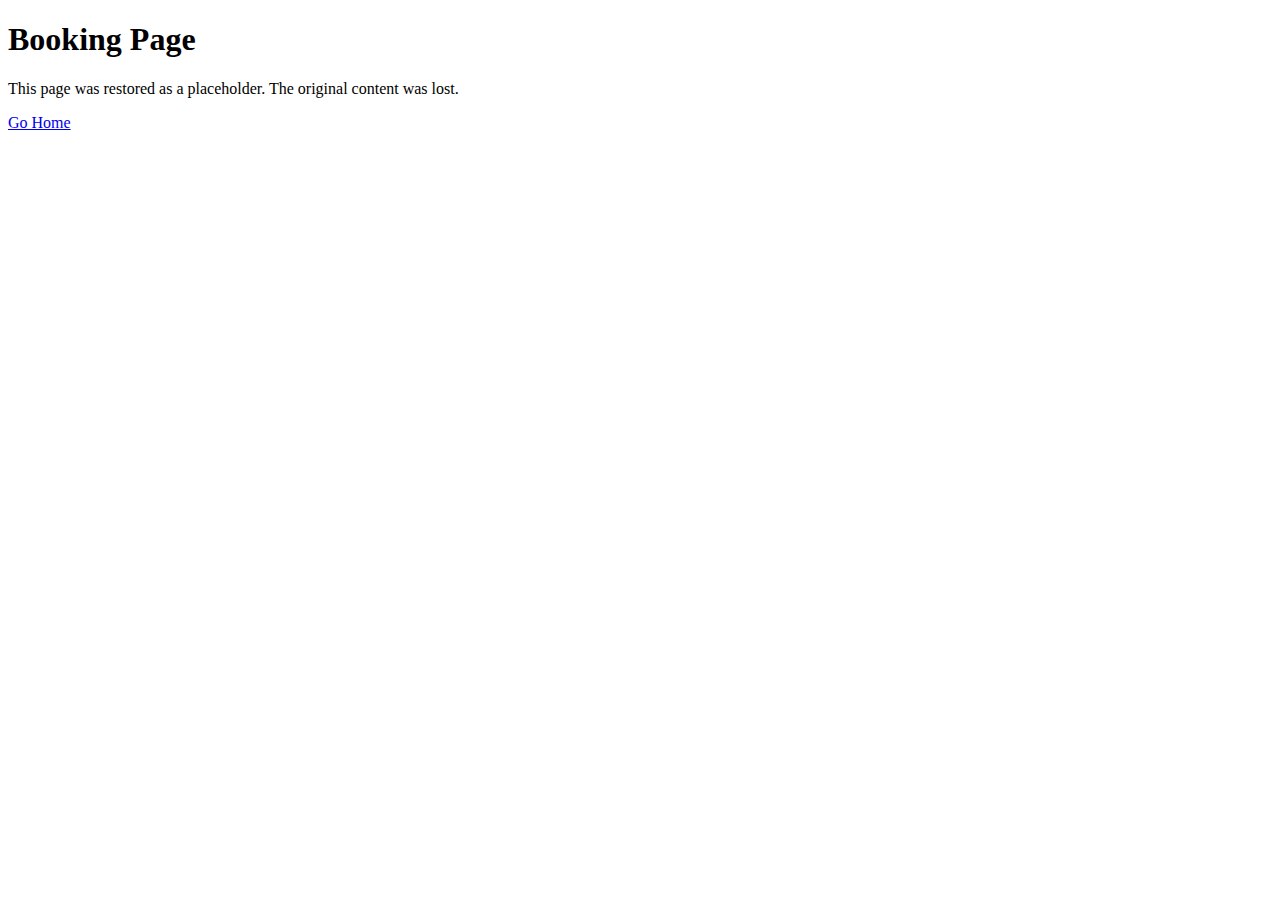
<file: booking.html>
<!DOCTYPE html>
<html lang="en">

<head>
    <meta charset="UTF-8">
    <title>Booking | CareConnect</title>
</head>

<body>
    <h1>Booking Page</h1>
    <p>This page was restored as a placeholder. The original content was lost.</p>
    <a href="index.html">Go Home</a>
</body>

</html>
</file>
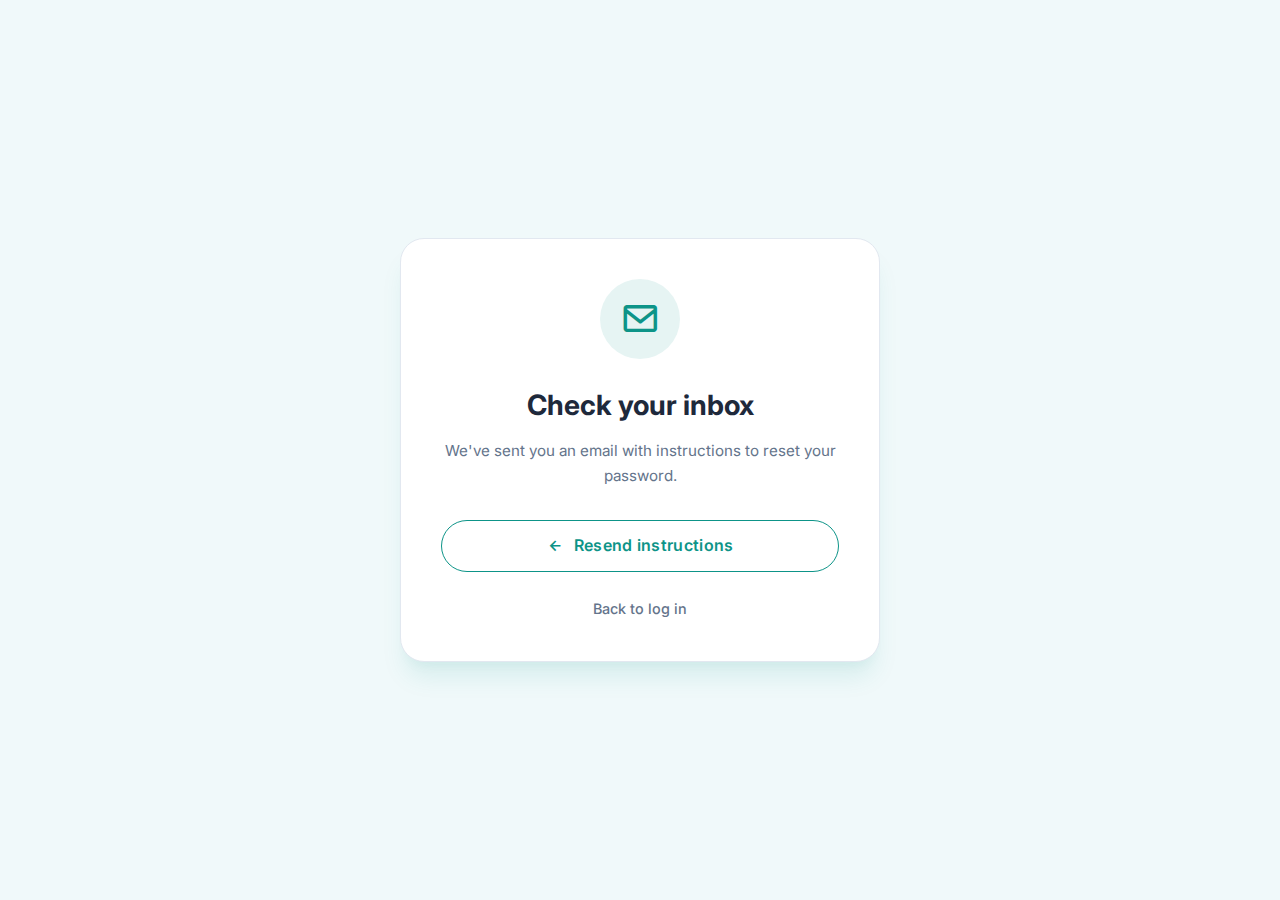
<file: check-inbox.html>
<!DOCTYPE html>
<html lang="en" data-theme="light">

<head>
    <meta charset="UTF-8">
    <meta name="viewport" content="width=device-width, initial-scale=1.0">
    <title>Check Inbox | CareConnect Sri Lanka</title>
    <link rel="stylesheet" href="css/style.css">
    <link rel="icon" type="image/png" href="images/logo.png">
    <link href='https://unpkg.com/boxicons@2.1.4/css/boxicons.min.css' rel='stylesheet'>
</head>

<body>
    <div class="auth-container">
        <div class="auth-card">
            <div class="auth-icon">
                <i class='bx bx-envelope'></i>
            </div>

            <h1 style="margin-bottom: 12px; font-size: 1.75rem;">Check your inbox</h1>
            <p style="color: var(--text-secondary); margin-bottom: 32px; font-size: 0.95rem;">
                We've sent you an email with instructions to reset your password.
            </p>

            <a href="verify-email.html" class="btn btn-outline"
                style="width: 100%; margin-bottom: 24px; justify-content: center;">
                <i class='bx bx-left-arrow-alt' style="font-size: 1.2rem; margin-right: 8px;"></i>
                Resend instructions
            </a>

            <a href="login.html" style="font-size: 0.9rem; color: var(--text-secondary); font-weight: 500;">
                Back to log in
            </a>
        </div>
    </div>
</body>

</html>
</file>
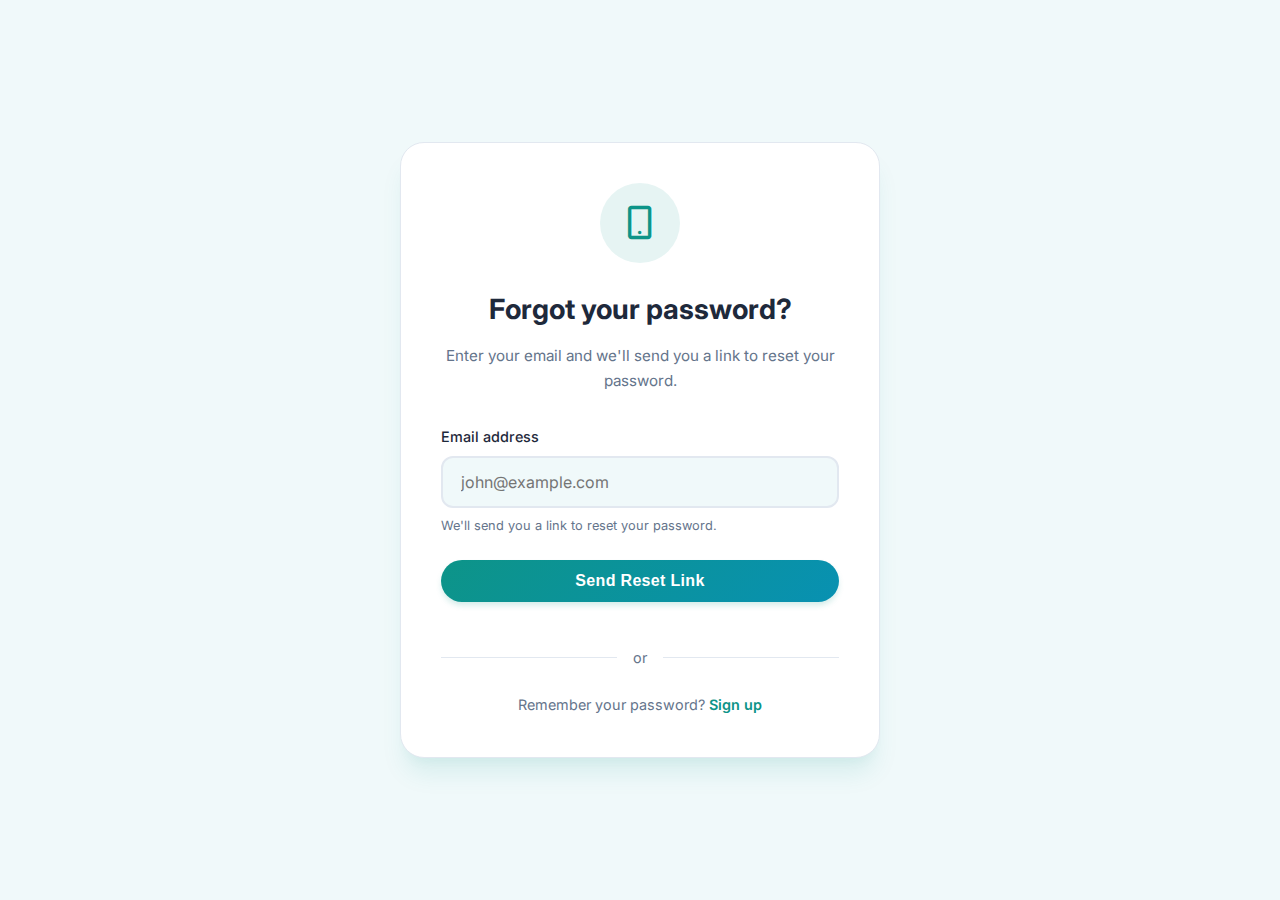
<file: forgot-password.html>
<!DOCTYPE html>
<html lang="en" data-theme="light">

<head>
    <meta charset="UTF-8">
    <meta name="viewport" content="width=device-width, initial-scale=1.0">
    <title>Forgot Password | CareConnect Sri Lanka</title>
    <link rel="stylesheet" href="css/style.css">
    <link rel="icon" type="image/png" href="images/logo.png">
    <link href='https://unpkg.com/boxicons@2.1.4/css/boxicons.min.css' rel='stylesheet'>
</head>

<body>
    <div class="auth-container">
        <div class="auth-card">
            <div class="auth-icon">
                <i class='bx bx-mobile-alt'></i>
            </div>

            <h1 style="margin-bottom: 12px; font-size: 1.75rem;">Forgot your password?</h1>
            <p style="color: var(--text-secondary); margin-bottom: 32px; font-size: 0.95rem;">
                Enter your email and we'll send you a link to reset your password.
            </p>

            <form action="check-inbox.html">
                <div style="text-align: left; margin-bottom: 24px;">
                    <label style="display: block; margin-bottom: 8px; font-weight: 500; font-size: 0.9rem;">Email
                        address</label>
                    <input type="email" class="input-field" placeholder="john@example.com" required>
                    <p style="font-size: 0.8rem; color: var(--text-secondary); margin-top: 8px;">
                        We'll send you a link to reset your password.
                    </p>
                </div>

                <button type="submit" class="btn btn-primary" style="width: 100%; margin-bottom: 20px;">Send Reset
                    Link</button>
            </form>

            <div class="divider-or">or</div>

            <p style="font-size: 0.9rem; color: var(--text-secondary);">
                Remember your password? <a href="login.html" style="color: var(--primary-color); font-weight: 600;">Sign
                    up</a>
            </p>
        </div>
    </div>
</body>

</html>
</file>
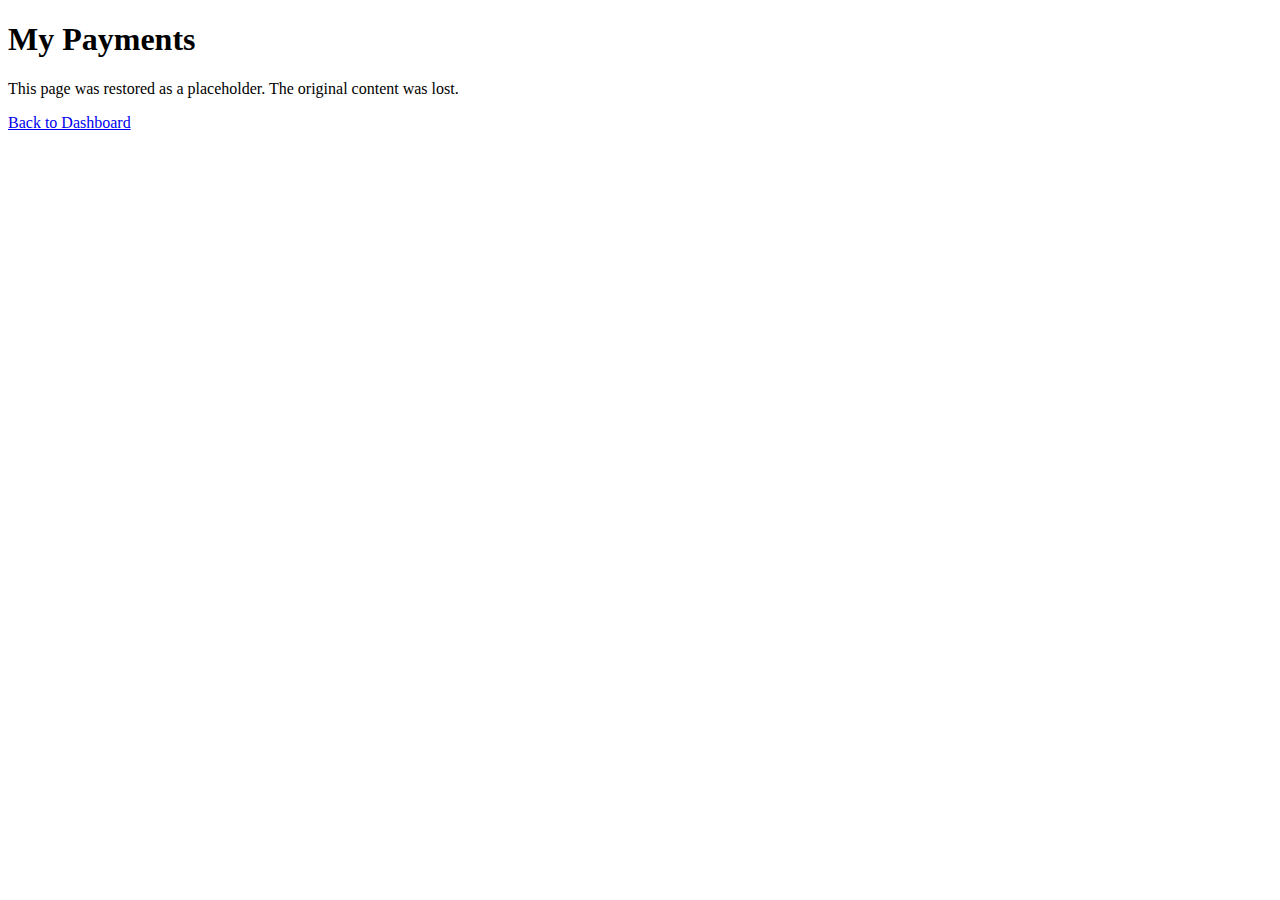
<file: manage-payments.html>
<!DOCTYPE html>
<html lang="en">

<head>
    <meta charset="UTF-8">
    <title>Payments | CareConnect</title>
</head>

<body>
    <h1>My Payments</h1>
    <p>This page was restored as a placeholder. The original content was lost.</p>
    <a href="dashboard.html">Back to Dashboard</a>
</body>

</html>
</file>
<file: css/style.css>
/* 
  CareConnect Sri Lanka - Global Styles 
  Font: Inter (Google Fonts)
*/
@import url('https://fonts.googleapis.com/css2?family=Inter:wght@300;400;500;600;700&display=swap');

:root {
  /* Vibrant Medical Palette */
  --primary-color: #0d9488;
  /* Teal 600 */
  --primary-gradient: linear-gradient(135deg, #0d9488 0%, #0891b2 100%);
  --primary-hover: #0f766e;
  --secondary-color: #3b82f6;
  /* Blue 500 */
  --accent-color: #f43f5e;
  /* Rose 500 for emergency */

  --bg-color: #f0f9fa;
  /* Very subtle cyan tint */
  --surface-color: #ffffff;
  --surface-transparent: rgba(255, 255, 255, 0.85);

  --text-main: #1e293b;
  /* Slate 800 */
  --text-secondary: #64748b;
  /* Slate 500 */

  --border-color: #e2e8f0;

  --shadow-sm: 0 2px 4px rgba(13, 148, 136, 0.05);
  --shadow-md: 0 8px 16px -4px rgba(13, 148, 136, 0.1);
  --shadow-lg: 0 20px 25px -5px rgba(13, 148, 136, 0.1), 0 10px 10px -5px rgba(13, 148, 136, 0.04);
  --shadow-glow: 0 0 15px rgba(13, 148, 136, 0.3);

  --radius: 20px;
  --transition: all 0.3s cubic-bezier(0.4, 0, 0.2, 1);
}

[data-theme="dark"] {
  --primary-color: #14b8a6;
  /* Teal 500 */
  --primary-gradient: linear-gradient(135deg, #14b8a6 0%, #06b6d4 100%);
  --primary-hover: #2dd4bf;

  --bg-color: #0f172a;
  /* Slate 900 */
  --surface-color: #1e293b;
  /* Slate 800 */
  --surface-transparent: rgba(30, 41, 59, 0.85);

  --text-main: #f1f5f9;
  /* Slate 100 */
  --text-secondary: #94a3b8;
  /* Slate 400 */

  --border-color: #334155;

  --shadow-sm: 0 2px 4px rgba(0, 0, 0, 0.3);
  --shadow-md: 0 8px 16px -4px rgba(0, 0, 0, 0.4);
  --shadow-lg: 0 20px 25px -5px rgba(0, 0, 0, 0.5);
  --shadow-glow: 0 0 15px rgba(20, 184, 166, 0.3);
}

* {
  box-sizing: border-box;
  margin: 0;
  padding: 0;
}

body {
  font-family: 'Inter', sans-serif;
  background-color: var(--bg-color);
  color: var(--text-main);
  line-height: 1.6;
  transition: background-color 0.3s, color 0.3s;
  overflow-x: hidden;
}

a {
  text-decoration: none;
  color: inherit;
}

/* --- Animations --- */
@keyframes fadeIn {
  from {
    opacity: 0;
    transform: translateY(10px);
  }

  to {
    opacity: 1;
    transform: translateY(0);
  }
}

@keyframes slideInRight {
  from {
    opacity: 0;
    transform: translateX(-20px);
  }

  to {
    opacity: 1;
    transform: translateX(0);
  }
}

@keyframes pulse-glow {
  0% {
    box-shadow: 0 0 0 0 rgba(244, 63, 94, 0.4);
  }

  70% {
    box-shadow: 0 0 0 10px rgba(244, 63, 94, 0);
  }

  100% {
    box-shadow: 0 0 0 0 rgba(244, 63, 94, 0);
  }
}

/* Apply Animations */
.hero h1,
.hero p,
.hero-buttons,
.card,
.hospital-card,
.service-tag {
  animation: fadeIn 0.8s ease-out forwards;
}

/* Stagger animations */
.card:nth-child(1) {
  animation-delay: 0.1s;
}

.card:nth-child(2) {
  animation-delay: 0.2s;
}

.card:nth-child(3) {
  animation-delay: 0.3s;
}

.card:nth-child(4) {
  animation-delay: 0.4s;
}

/* --- Layout --- */
.container {
  max-width: 1280px;
  margin: 0 auto;
  padding: 0 24px;
}

.section {
  padding: 100px 0;
}

/* --- Components --- */
.btn {
  display: inline-flex;
  align-items: center;
  justify-content: center;
  padding: 12px 28px;
  border-radius: 50px;
  font-weight: 600;
  cursor: pointer;
  transition: var(--transition);
  border: none;
  font-size: 1rem;
  letter-spacing: 0.02em;
}

.btn-primary {
  background: var(--primary-gradient);
  color: white;
  box-shadow: 0 4px 6px -1px rgba(13, 148, 136, 0.2);
}

.btn-primary:hover {
  transform: translateY(-2px);
  box-shadow: 0 10px 15px -3px rgba(13, 148, 136, 0.3);
}

.btn-outline {
  background-color: transparent;
  border: 1px solid var(--primary-color);
  color: var(--primary-color);
  box-shadow: none;
}

.btn-outline:hover {
  background-color: rgba(13, 148, 136, 0.05);
  color: var(--primary-hover);
  border-color: var(--primary-hover);
}

.card {
  background-color: var(--surface-color);
  border-radius: var(--radius);
  padding: 32px;
  box-shadow: var(--shadow-sm);
  border: 1px solid var(--border-color);
  transition: var(--transition);
}

.card:hover {
  box-shadow: var(--shadow-lg);
  transform: translateY(-8px);
  border-color: var(--primary-color);
}

.input-field {
  width: 100%;
  padding: 14px 18px;
  border-radius: 12px;
  border: 2px solid var(--border-color);
  background-color: var(--bg-color);
  color: var(--text-main);
  font-family: inherit;
  font-size: 1rem;
  transition: var(--transition);
}

.input-field:focus {
  outline: none;
  border-color: var(--primary-color);
  background-color: var(--surface-color);
  box-shadow: 0 0 0 4px rgba(13, 148, 136, 0.1);
}

/* --- Navigation (Glassmorphism) --- */
.navbar {
  background-color: var(--surface-transparent);
  backdrop-filter: blur(12px);
  -webkit-backdrop-filter: blur(12px);
  border-bottom: 1px solid var(--border-color);
  position: sticky;
  top: 0;
  z-index: 1000;
  padding: 16px 0;
}

.nav-content {
  display: flex;
  justify-content: space-between;
  align-items: center;
}

.logo {
  display: flex;
  align-items: center;
  gap: 12px;
  font-weight: 800;
  font-size: 1.6rem;
  color: var(--primary-color);
  letter-spacing: -0.02em;
}

.logo img {
  height: 42px;
  width: auto;
}

.nav-links {
  display: flex;
  gap: 32px;
  align-items: center;
}

.nav-item {
  font-weight: 500;
  color: var(--text-secondary);
  transition: all 0.2s;
  position: relative;
}

.nav-item:hover {
  color: var(--primary-color);
}

.nav-item::after {
  content: '';
  position: absolute;
  width: 0;
  height: 2px;
  bottom: -4px;
  left: 0;
  background-color: var(--primary-color);
  transition: width 0.3s;
}

.nav-item:hover::after {
  width: 100%;
}

/* --- Theme Toggle (Modern Sliding Switch) --- */
.theme-toggle {
  background: var(--border-color);
  border: none;
  cursor: pointer;
  width: 64px;
  height: 32px;
  border-radius: 50px;
  position: relative;
  transition: var(--transition);
  display: flex;
  align-items: center;
  padding: 4px;
  box-shadow: inset 0 2px 4px rgba(0, 0, 0, 0.1);
  overflow: hidden;
}

.toggle-track {
  width: 100%;
  height: 100%;
  display: flex;
  align-items: center;
  justify-content: space-between;
  padding: 0 6px;
  color: white;
  font-size: 0.9rem;
}

.toggle-thumb {
  position: absolute;
  top: 4px;
  left: 4px;
  width: 24px;
  height: 24px;
  background-color: white;
  border-radius: 50%;
  box-shadow: 0 2px 4px rgba(0, 0, 0, 0.2);
  transition: transform 0.3s cubic-bezier(0.4, 0, 0.2, 1);
  z-index: 2;
}

.theme-toggle .sun-icon {
  opacity: 1;
  transition: var(--transition);
}

.theme-toggle .moon-icon {
  opacity: 0.3;
  transition: var(--transition);
}

/* Light Mode State (Track color) */
[data-theme="light"] .theme-toggle {
  background: linear-gradient(135deg, #f59e0b 0%, #d97706 100%);
  /* Warm Orange like the image */
}

/* Dark Mode State (Track color & Thumb position) */
[data-theme="dark"] .theme-toggle {
  background: #0f172a;
  /* Dark Slate to match web colors */
  box-shadow: inset 0 2px 4px rgba(0, 0, 0, 0.5);
}

[data-theme="dark"] .toggle-thumb {
  transform: translateX(32px);
}

[data-theme="dark"] .sun-icon {
  opacity: 0.3;
}

[data-theme="dark"] .moon-icon {
  opacity: 1;
}

.theme-toggle:hover {
  transform: scale(1.05);
}

.theme-toggle:active .toggle-thumb {
  width: 28px;
  border-radius: 12px;
}

/* --- Hero Section --- */
.hero {
  background: linear-gradient(rgba(15, 23, 42, 0.8), rgba(15, 23, 42, 0.7)),
    url('../images/hero_bg.jpg');
  background-size: cover;
  background-position: center;
  padding: 160px 0;
  text-align: center;
  color: white;
}

.hero h1 {
  font-size: 4.5rem;
  font-weight: 800;
  margin-bottom: 24px;
  color: white;
  letter-spacing: -0.02em;
  text-shadow: 0 4px 12px rgba(0, 0, 0, 0.3);
}

.hero p {
  font-size: 1.35rem;
  color: #e2e8f0;
  max-width: 700px;
  margin: 0 auto 48px;
  line-height: 1.7;
  font-weight: 500;
}

.hero-buttons {
  display: flex;
  gap: 20px;
  justify-content: center;
}

/* --- Badge --- */
.badge {
  display: inline-block;
  padding: 6px 14px;
  border-radius: 50px;
  font-size: 0.85rem;
  font-weight: 700;
  letter-spacing: 0.03em;
  text-transform: uppercase;
}

.badge-verified {
  background: linear-gradient(135deg, #0284c7 0%, #0369a1 100%);
  color: white;
  border: 1px solid #075985;
  padding: 4px 12px 4px 10px;
  display: inline-flex;
  align-items: center;
  gap: 4px;
}

.badge-verified::before {
  content: '✓';
  font-weight: 800;
  font-size: 0.9em;
}

.badge.price {
  background-color: #e0f2fe;
  color: #0369a1;
  border: 1px solid #bae6fd;
}

/* --- Footer --- */
.footer {
  background-color: var(--surface-color);
  border-top: 1px solid var(--border-color);
  padding: 80px 0 30px;
  margin-top: auto;
}

.footer-grid {
  display: grid;
  grid-template-columns: repeat(auto-fit, minmax(200px, 1fr));
  gap: 48px;
  margin-bottom: 60px;
}

.footer h4 {
  margin-bottom: 24px;
  color: var(--text-main);
  font-size: 1.1rem;
}

.footer a {
  display: block;
  color: var(--text-secondary);
  margin-bottom: 14px;
  transition: color 0.2s;
}

.footer a:hover {
  color: var(--primary-color);
  transform: translateX(4px);
}

/* --- Professional UI Components --- */
.glass-panel {
  background: var(--surface-transparent);
  backdrop-filter: blur(12px);
  -webkit-backdrop-filter: blur(12px);
  border: 1px solid var(--border-color);
  box-shadow: var(--shadow-md);
}

.location-pill {
  display: inline-flex;
  align-items: center;
  gap: 6px;
  padding: 4px 12px;
  background-color: rgba(13, 148, 136, 0.1);
  color: var(--primary-color);
  border-radius: 50px;
  font-size: 0.85rem;
  font-weight: 600;
  border: 1px solid rgba(13, 148, 136, 0.2);
}

.ward-badge {
  display: inline-flex;
  align-items: center;
  gap: 6px;
  padding: 2px 8px;
  background-color: var(--bg-color);
  color: var(--text-secondary);
  border-radius: 4px;
  font-size: 0.8rem;
  font-weight: 500;
  border: 1px solid var(--border-color);
}

.chat-bubble {
  max-width: 80%;
  padding: 14px 18px;
  border-radius: 20px;
  font-size: 0.95rem;
  line-height: 1.5;
  box-shadow: var(--shadow-sm);
  position: relative;
  animation: fadeIn 0.3s ease-out;
}

.chat-bubble.received {
  background-color: var(--surface-color);
  color: var(--text-main);
  border-bottom-left-radius: 4px;
  border: 1px solid var(--border-color);
}

.chat-bubble.sent {
  background: var(--primary-gradient);
  color: white;
  border-bottom-right-radius: 4px;
  margin-left: auto;
}

.typing-dots {
  display: flex;
  gap: 4px;
  padding: 8px 12px;
  background: var(--surface-color);
  border-radius: 20px;
  width: fit-content;
  border: 1px solid var(--border-color);
}

.typing-dots span {
  width: 6px;
  height: 6px;
  background-color: var(--text-secondary);
  border-radius: 50%;
  animation: bounce 1.4s infinite ease-in-out both;
}

.typing-dots span:nth-child(1) {
  animation-delay: -0.32s;
}

.typing-dots span:nth-child(2) {
  animation-delay: -0.16s;
}

@keyframes bounce {

  0%,
  80%,
  100% {
    transform: scale(0);
  }

  40% {
    transform: scale(1.0);
  }
}

/* --- Back Button --- */
.back-button {
  position: fixed;
  bottom: 30px;
  left: 30px;
  width: 56px;
  height: 56px;
  border-radius: 50%;
  background: var(--surface-transparent);
  backdrop-filter: blur(12px);
  -webkit-backdrop-filter: blur(12px);
  border: 1px solid var(--border-color);
  box-shadow: var(--shadow-md);
  cursor: pointer;
  display: flex;
  align-items: center;
  justify-content: center;
  z-index: 1100;
  transition: var(--transition);
  padding: 0;
}

.back-button img {
  width: 28px;
  height: 28px;
  object-fit: contain;
  transition: var(--transition);
}

.back-button:hover {
  transform: scale(1.1) translateY(-2px);
  box-shadow: var(--shadow-lg);
  border-color: var(--primary-color);
  background-color: var(--surface-color);
}

.back-button:active {
  transform: scale(0.95);
}

[data-theme="dark"] .back-button img {
  filter: invert(1);
}

@media (max-width: 768px) {
  .back-button {
    bottom: 20px;
    left: 20px;
    width: 48px;
    height: 48px;
  }

  .back-button img {
    width: 24px;
    height: 24px;
  }
}

/* --- Auth Pages (New) --- */
.auth-container {
  min-height: 100vh;
  display: flex;
  align-items: center;
  justify-content: center;
  padding: 20px;
  background-color: var(--bg-color);
}

.auth-card {
  max-width: 480px;
  width: 100%;
  background: var(--surface-color);
  padding: 40px;
  border-radius: 24px;
  box-shadow: var(--shadow-lg);
  border: 1px solid var(--border-color);
  text-align: center;
}

.auth-icon {
  width: 80px;
  height: 80px;
  background-color: rgba(13, 148, 136, 0.1);
  color: var(--primary-color);
  border-radius: 50%;
  display: flex;
  align-items: center;
  justify-content: center;
  font-size: 40px;
  margin: 0 auto 24px;
}

/* Forgot Password */
.divider-or {
  display: flex;
  align-items: center;
  margin: 24px 0;
  color: var(--text-secondary);
  font-size: 0.9rem;
}

.divider-or::before,
.divider-or::after {
  content: "";
  flex: 1;
  height: 1px;
  background-color: var(--border-color);
}

.divider-or::before {
  margin-right: 16px;
}

.divider-or::after {
  margin-left: 16px;
}

/* Verify Email */
.otp-container {
  display: flex;
  gap: 12px;
  justify-content: center;
  margin-bottom: 24px;
}

.otp-input {
  width: 50px;
  height: 50px;
  border-radius: 12px;
  border: 2px solid var(--border-color);
  background: var(--bg-color);
  text-align: center;
  font-size: 1.25rem;
  font-weight: 600;
  color: var(--text-main);
  transition: var(--transition);
}

.otp-input:focus {
  outline: none;
  border-color: var(--primary-color);
  background: var(--surface-color);
  transform: translateY(-2px);
}

/* Reset Password */
.password-requirements {
  background-color: var(--bg-color);
  border: 1px solid var(--border-color);
  border-radius: 12px;
  padding: 16px;
  text-align: left;
  margin-top: 8px;
  margin-bottom: 24px;
}

.requirement-item {
  display: flex;
  align-items: center;
  gap: 8px;
  font-size: 0.85rem;
  color: var(--text-secondary);
  margin-bottom: 4px;
}

.requirement-item:last-child {
  margin-bottom: 0;
}

.requirement-item i {
  color: var(--primary-color);
  font-size: 1.1rem;
}

/* --- Social Login --- */
.social-login {
  margin-top: 24px;
}

.btn-social {
  display: flex;
  align-items: center;
  justify-content: center;
  gap: 12px;
  width: 100%;
  padding: 12px 24px;
  border-radius: 50px;
  border: 1px solid var(--border-color);
  background-color: var(--surface-color);
  color: var(--text-main);
  font-weight: 600;
  font-size: 1rem;
  transition: var(--transition);
  cursor: pointer;
  text-decoration: none;
}

.btn-social:hover {
  background-color: var(--bg-color);
  border-color: var(--text-secondary);
  transform: translateY(-2px);
  box-shadow: var(--shadow-sm);
}

.btn-social img {
  width: 20px;
  height: 20px;
}

.divider-text {
  display: flex;
  align-items: center;
  color: var(--text-secondary);
  font-size: 0.9rem;
  margin: 24px 0;
}

.divider-text::before,
.divider-text::after {
  content: "";
  flex: 1;
  height: 1px;
  background-color: var(--border-color);
}

.divider-text::before {
  margin-right: 16px;
}

.divider-text::after {
  margin-left: 16px;
}

/* --- Final Caregiver Card UI Polish --- */
.caregiver-card {
  padding: 24px;
  background: white;
  border-radius: 16px;
  box-shadow: 0 4px 6px -1px rgba(0, 0, 0, 0.1);
  display: flex;
  flex-direction: column;
  transition: transform 0.2s, box-shadow 0.2s;
  border: 1px solid var(--border-color);
}

.caregiver-card:hover {
  transform: translateY(-4px);
  box-shadow: 0 10px 20px -5px rgba(0, 0, 0, 0.1);
}

/* Circular Avatar */
.caregiver-img-container {
  width: 120px;
  height: 120px;
  border-radius: 50%;
  overflow: hidden;
  margin: 0 auto 16px;
  background-color: #22d3ee;
  /* Fallback color */
  border: 4px solid #f0f9fa;
  /* Subtle ring */
}

.caregiver-img {
  width: 100%;
  height: 100%;
  object-fit: cover;
}

/* Header & Name */
.caregiver-header {
  display: flex;
  justify-content: space-between;
  align-items: flex-start;
  width: 100%;
  margin-bottom: 4px;
}

.caregiver-name {
  font-size: 1.15rem;
  font-weight: 700;
  color: var(--text-main);
  line-height: 1.3;
}

/* Badges */
.badge-blue {
  background-color: #0284c7;
  color: white;
  font-size: 0.65rem;
  padding: 4px 8px;
  border-radius: 4px;
  text-transform: uppercase;
  font-weight: 700;
  display: inline-flex;
  align-items: center;
  gap: 4px;
  white-space: nowrap;
}

.badge-new {
  background-color: #f1f5f9;
  color: var(--text-secondary);
  font-size: 0.65rem;
  padding: 4px 8px;
  border-radius: 4px;
  font-weight: 700;
  text-transform: uppercase;
}

/* Metadata */
.caregiver-role {
  color: var(--text-secondary);
  font-size: 0.9rem;
  margin-bottom: 8px;
  font-weight: 500;
}

.rating-row {
  display: flex;
  align-items: center;
  gap: 6px;
  margin-bottom: 12px;
  font-size: 0.9rem;
}

.rating-star {
  color: #fca5a5;
  font-weight: 700;
}

.pill-distance {
  display: inline-block;
  background-color: #ccfbf1;
  color: #0f766e;
  font-size: 0.8rem;
  padding: 4px 12px;
  border-radius: 50px;
  font-weight: 600;
  margin-bottom: 20px;
}

/* Pricing */
.price-row {
  font-weight: 700;
  font-size: 1.1rem;
  margin-top: auto;
  margin-bottom: 20px;
  width: 100%;
  border-top: 1px solid var(--border-color);
  padding-top: 20px;
  display: flex;
  align-items: baseline;
  gap: 4px;
}

/* Actions */
.card-actions-row {
  display: flex;
  gap: 12px;
  width: 100%;
}

.btn-view-profile {
  flex: 1;
  background-color: #0d9488;
  color: white;
  border: none;
  border-radius: 8px;
  padding: 10px;
  font-weight: 600;
  text-align: center;
  font-size: 0.9rem;
  cursor: pointer;
  transition: background 0.2s;
  text-decoration: none;
  display: flex;
  align-items: center;
  justify-content: center;
}

.btn-view-profile:hover {
  background-color: #0f766e;
}

.btn-chat-circle {
  width: 42px;
  height: 42px;
  border-radius: 8px;
  /* Slightly square to match design if needed, but rounding is safe */
  border: 1px solid #0d9488;
  display: flex;
  align-items: center;
  justify-content: center;
  color: #0d9488;
  background: white;
  cursor: pointer;
  transition: background 0.2s;
  text-decoration: none;
}

.btn-chat-circle:hover {
  background-color: #f0fdfa;
}

/* --- Mobile Navigation --- */
.mobile-nav {
  position: fixed;
  bottom: 0;
  left: 0;
  width: 100%;
  background-color: var(--surface-color);
  border-top: 1px solid var(--border-color);
  display: flex;
  justify-content: space-around;
  padding: 12px 0;
  z-index: 1001;
  /* Above other content */
  box-shadow: 0 -2px 10px rgba(0, 0, 0, 0.05);
}

.mobile-nav-item {
  display: flex;
  flex-direction: column;
  align-items: center;
  gap: 4px;
  color: var(--text-secondary);
  font-size: 0.75rem;
  font-weight: 500;
  transition: var(--transition);
  text-decoration: none;
}

.mobile-nav-item svg {
  width: 24px;
  height: 24px;
  stroke: currentColor;
  stroke-width: 2;
  fill: none;
}

.mobile-nav-item.active,
.mobile-nav-item:hover {
  color: var(--primary-color);
}

/* Hide on Desktop */
@media (min-width: 769px) {
  .mobile-nav {
    display: none;
  }
}

/* Ensure content doesn't get hidden behind the nav on mobile */
@media (max-width: 768px) {
  body {
    padding-bottom: 70px;
    /* Adjust based on nav height */
  }

  /* Adjust footer or other bottom elements if needed */
  .footer {
    padding-bottom: 80px;
  }

  /* --- Side Navigation (Drawer) --- */
  .hamburger-btn {
    display: none;
    /* Hidden on desktop */
    background: none;
    border: none;
    cursor: pointer;
    padding: 8px;
    color: var(--text-main);
    z-index: 1100;
  }

  .hamburger-btn svg {
    width: 28px;
    height: 28px;
  }

  .side-nav-overlay {
    position: fixed;
    top: 0;
    left: 0;
    width: 100%;
    height: 100%;
    background-color: rgba(0, 0, 0, 0.5);
    z-index: 1040;
    opacity: 0;
    visibility: hidden;
    transition: opacity 0.3s;
    backdrop-filter: blur(4px);
  }

  .side-nav-overlay.open {
    opacity: 1;
    visibility: visible;
  }

  .side-nav {
    position: fixed;
    top: 0;
    left: 0;
    width: 280px;
    height: 100%;
    background-color: var(--surface-color);
    z-index: 1050;
    transform: translateX(-100%);
    transition: transform 0.3s cubic-bezier(0.4, 0, 0.2, 1);
    box-shadow: var(--shadow-lg);
    display: flex;
    flex-direction: column;
  }

  .side-nav.open {
    transform: translateX(0);
  }

  .side-nav-header {
    padding: 24px;
    border-bottom: 1px solid var(--border-color);
    display: flex;
    align-items: center;
    justify-content: space-between;
  }

  .side-nav-links {
    padding: 24px;
    display: flex;
    flex-direction: column;
    gap: 16px;
    overflow-y: auto;
  }

  .side-nav-item {
    display: flex;
    align-items: center;
    gap: 12px;
    padding: 12px;
    color: var(--text-main);
    font-weight: 500;
    border-radius: 12px;
    transition: var(--transition);
  }

  .side-nav-item:hover,
  .side-nav-item.active {
    background-color: rgba(13, 148, 136, 0.1);
    color: var(--primary-color);
  }

  .side-nav-item svg {
    width: 20px;
    height: 20px;
  }

  @media (max-width: 992px) {
    .hamburger-btn {
      display: block;
    }

    /* Hide standard nav links on mobile to make room for hamburger/logo */
    .navbar .nav-links>a:not(.btn) {
      display: none;
    }
  }
}
</file>
